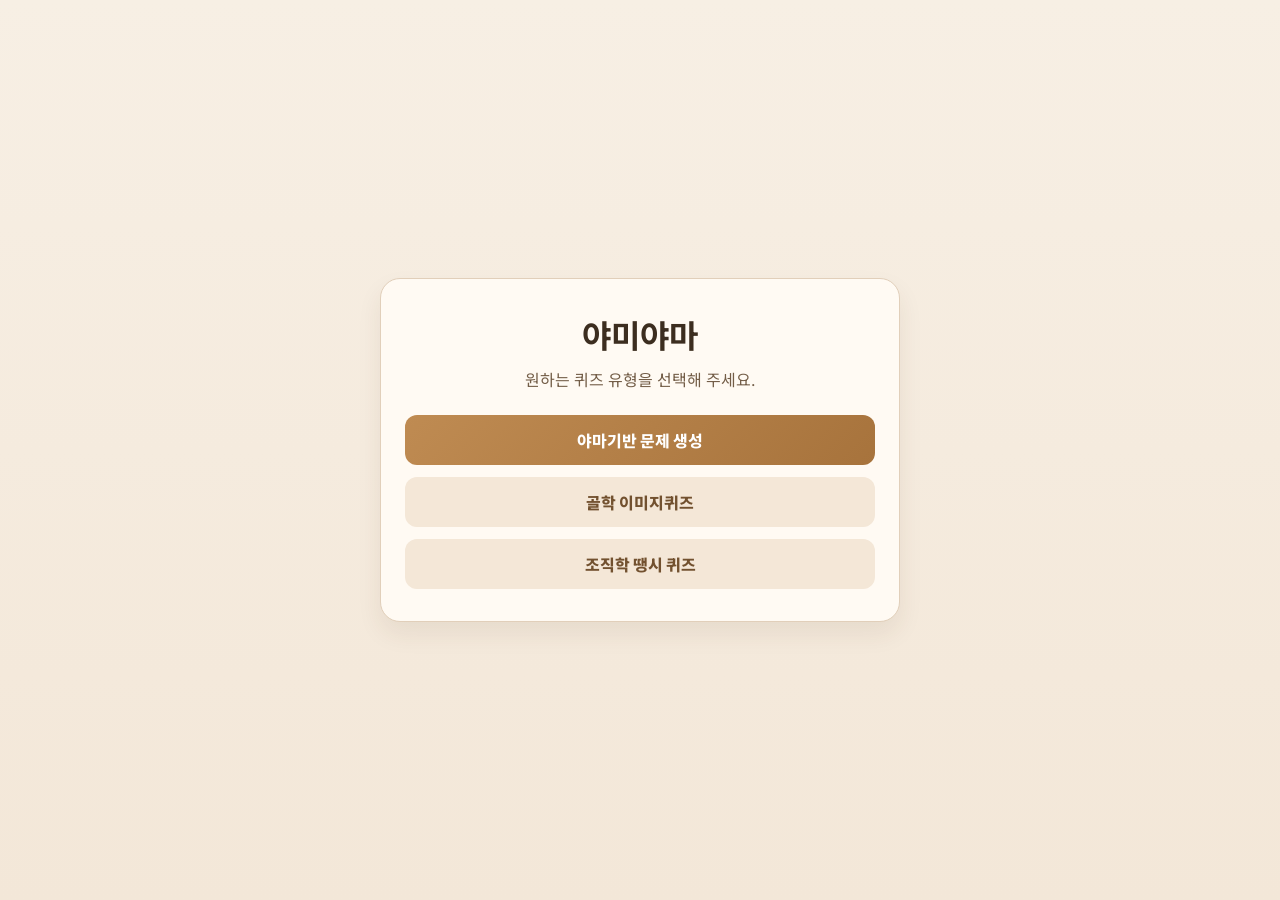
<file: index.html>
<!DOCTYPE html>
<html lang="ko">
  <head>
    <meta charset="UTF-8" />
    <meta name="viewport" content="width=device-width, initial-scale=1.0" />
    <title>야미야마</title>
    <link rel="icon" type="image/svg+xml" href="favicon.svg" />
    <link rel="preconnect" href="https://fonts.googleapis.com" />
    <link rel="preconnect" href="https://fonts.gstatic.com" crossorigin />
    <link
      href="https://fonts.googleapis.com/css2?family=Inter:wght@400;500;600;700;800&family=Noto+Sans+KR:wght@400;500;700;800&display=swap"
      rel="stylesheet"
    />
    <link rel="stylesheet" href="landing.css" />
  </head>
  <body>
    <main class="landing-shell">
      <section class="landing-card">
        <h1>야미야마</h1>
        <p>원하는 퀴즈 유형을 선택해 주세요.</p>
        <div class="landing-actions">
          <a class="landing-btn primary" href="json-quiz.html">야마기반 문제 생성</a>
          <a class="landing-btn secondary" href="image-quiz.html">골학 이미지퀴즈</a>
          <a class="landing-btn secondary" href="thangsi-quiz.html">조직학 땡시 퀴즈</a>
        </div>
      </section>
    </main>
  </body>
</html>
</file>
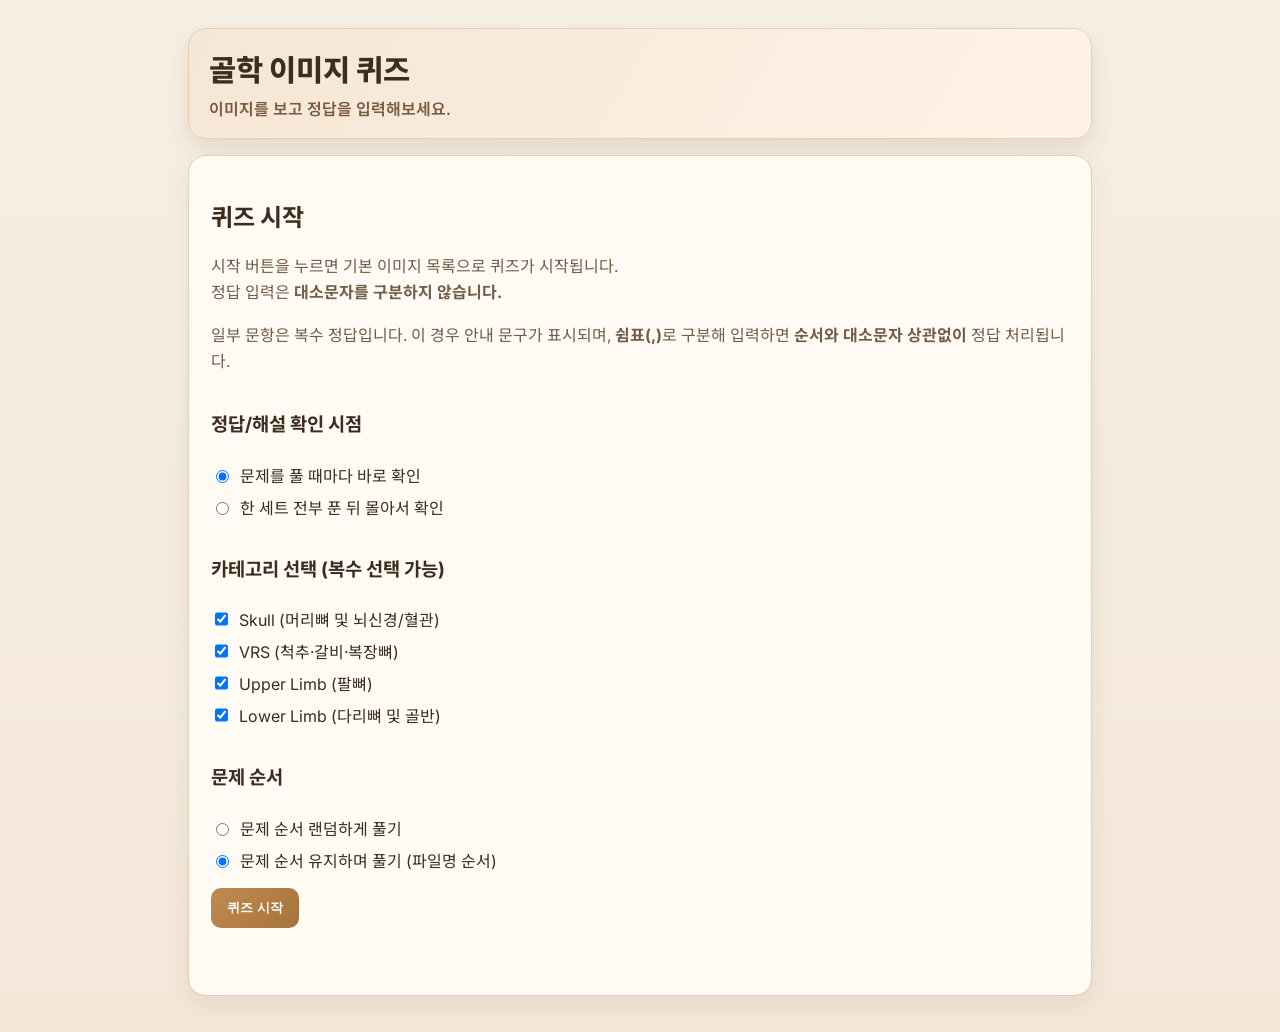
<file: image-quiz.html>
<!DOCTYPE html>
<html lang="ko">
  <head>
    <meta charset="UTF-8" />
    <meta name="viewport" content="width=device-width, initial-scale=1.0" />
    <title>야미야마 - 골학 이미지 퀴즈</title>
    <link rel="icon" type="image/svg+xml" href="favicon.svg" />
    <link rel="preconnect" href="https://fonts.googleapis.com" />
    <link rel="preconnect" href="https://fonts.gstatic.com" crossorigin />
    <link
      href="https://fonts.googleapis.com/css2?family=Inter:wght@400;500;600;700;800&family=Noto+Sans+KR:wght@400;500;700;800&display=swap"
      rel="stylesheet"
    />
    <link rel="stylesheet" href="image-quiz.css" />
  </head>
  <body>
    <div class="app-shell">
      <header class="top-header">
        <div>
          <h1>골학 이미지 퀴즈</h1>
          <p>이미지를 보고 정답을 입력해보세요.</p>
        </div>
      </header>

      <main>
        <section id="setup-screen" class="card screen active">
          <h2>퀴즈 시작</h2>
          <p class="help-text">
            시작 버튼을 누르면 기본 이미지 목록으로 퀴즈가 시작됩니다.
            <br />정답 입력은 <strong>대소문자를 구분하지 않습니다.</strong>
          </p>
          <p class="help-text">
            일부 문항은 복수 정답입니다. 이 경우 안내 문구가 표시되며,
            <strong>쉼표(,)</strong>로 구분해 입력하면
            <strong>순서와 대소문자 상관없이</strong> 정답 처리됩니다.
          </p>

          <div class="options">
            <h3>정답/해설 확인 시점</h3>
            <label>
              <input type="radio" name="review-mode" value="immediate" checked />
              문제를 풀 때마다 바로 확인
            </label>
            <label>
              <input type="radio" name="review-mode" value="end" />
              한 세트 전부 푼 뒤 몰아서 확인
            </label>
          </div>

          <div class="options">
            <h3>카테고리 선택 (복수 선택 가능)</h3>
            <label><input type="checkbox" name="category" value="skull" checked /> Skull (머리뼈 및 뇌신경/혈관)</label>
            <label><input type="checkbox" name="category" value="vrs" checked /> VRS (척추·갈비·복장뼈)</label>
            <label><input type="checkbox" name="category" value="upperLimb" checked /> Upper Limb (팔뼈)</label>
            <label><input type="checkbox" name="category" value="lowerLimb" checked /> Lower Limb (다리뼈 및 골반)</label>
          </div>

          <div class="options">
            <h3>문제 순서</h3>
            <label>
              <input type="radio" name="order-mode" value="random" />
              문제 순서 랜덤하게 풀기
            </label>
            <label>
              <input type="radio" name="order-mode" value="ordered" checked />
              문제 순서 유지하며 풀기 (파일명 순서)
            </label>
          </div>

          <div class="actions">
            <button id="start-btn" class="primary">퀴즈 시작</button>
          </div>
          <p id="setup-error" class="error"></p>
        </section>

        <section id="exam-screen" class="card screen" aria-live="polite">
          <div class="exam-header">
            <div>
              <h2>시험 진행</h2>
              <p id="progress-text"></p>
            </div>
            <div id="mode-badge" class="badge"></div>
          </div>

          <article class="question-box">
            <h3 id="question-title"></h3>
            <div id="question-media" class="question-media"></div>
            <form id="answer-form">
              <div id="answer-area"></div>
            </form>
          </article>

          <div id="feedback-box" class="feedback hidden"></div>

          <div class="actions exam-actions" id="exam-actions">
            <button id="submit-btn" class="primary">제출</button>
            <button id="next-btn" class="primary hidden">다음 문제 →</button>
            <button id="finish-btn" class="primary hidden">결과 보기</button>
          </div>
        </section>

        <section id="result-screen" class="card screen" aria-live="polite">
          <h2>시험 결과</h2>
          <div id="result-summary" class="summary"></div>
          <div id="motivation" class="motivation"></div>
          <div id="result-list" class="result-list"></div>

          <div class="actions wrap">
            <button id="retry-wrong-btn" class="primary">틀린 문제만 다시 풀기</button>
            <button id="retry-all-btn" class="secondary">전체 문제 재테스트</button>
            <button id="go-home-btn" class="ghost">처음으로</button>
          </div>
        </section>
      </main>
    </div>

    <script src="image-quiz.js"></script>
  </body>
</html>
</file>
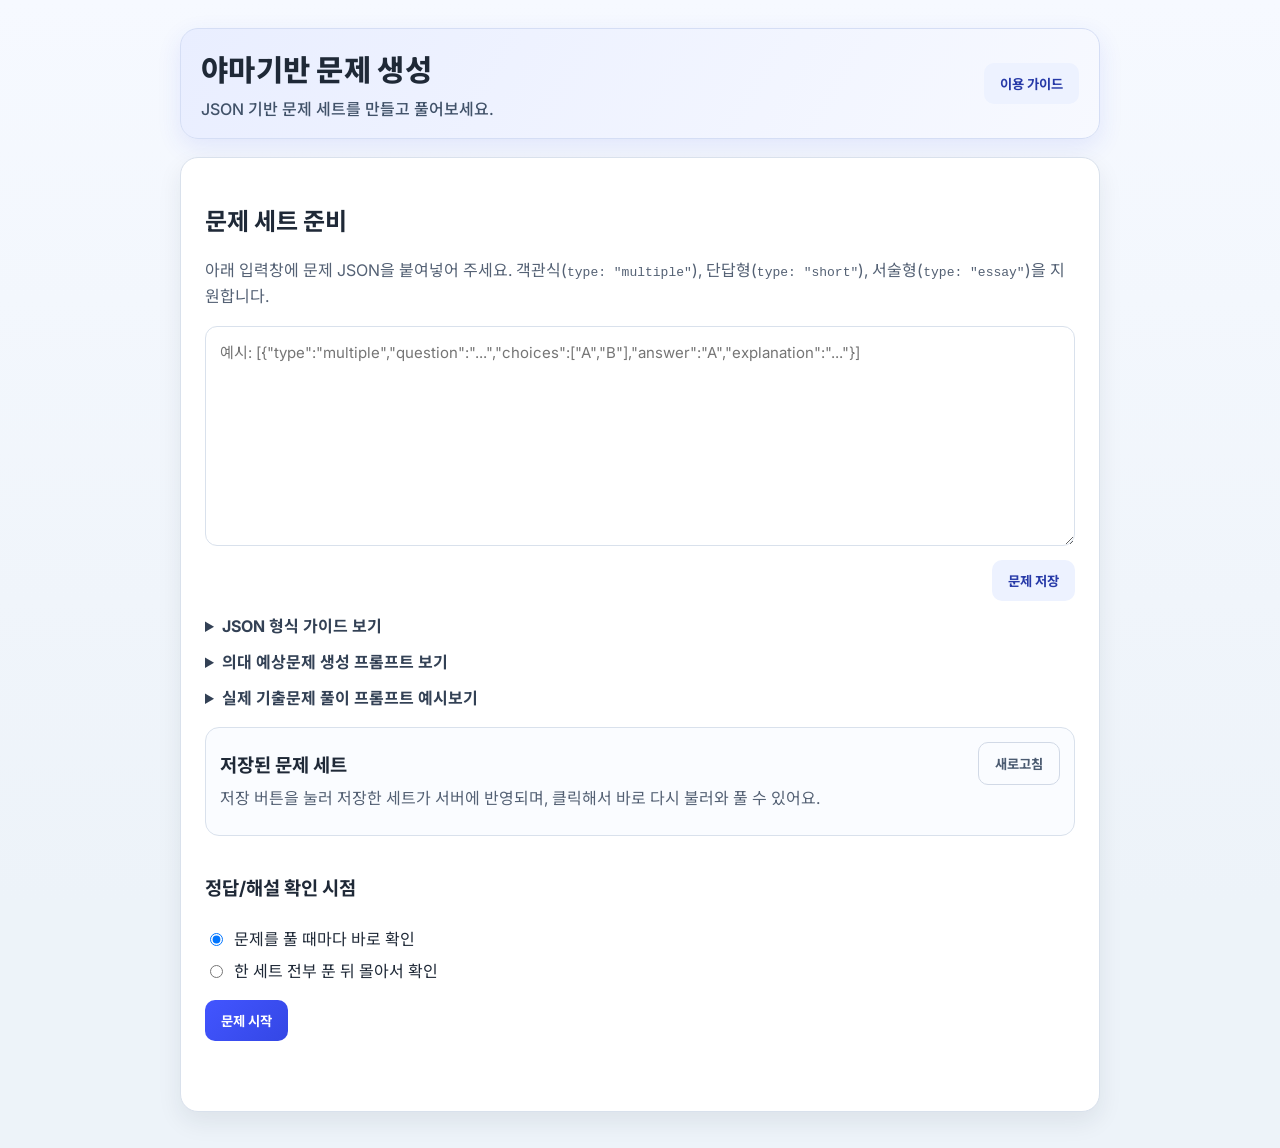
<file: json-quiz.html>
<!DOCTYPE html>
<html lang="ko">
  <head>
    <meta charset="UTF-8" />
    <meta name="viewport" content="width=device-width, initial-scale=1.0" />
    <title>야미야마 - 야마기반 문제 생성</title>
    <link rel="icon" type="image/svg+xml" href="favicon.svg" />
    <link rel="preconnect" href="https://fonts.googleapis.com" />
    <link rel="preconnect" href="https://fonts.gstatic.com" crossorigin />
    <link
      href="https://fonts.googleapis.com/css2?family=Inter:wght@400;500;600;700;800&family=Noto+Sans+KR:wght@400;500;700;800&display=swap"
      rel="stylesheet"
    />
    <link rel="stylesheet" href="styles.css" />
  </head>
  <body>
    <div class="app-shell">
      <header class="top-header">
        <div>
          <h1>야마기반 문제 생성</h1>
          <p>JSON 기반 문제 세트를 만들고 풀어보세요.</p>
        </div>
        <button id="open-guide-btn" class="secondary" type="button">
          이용 가이드
        </button>
      </header>

      <main>
        <section id="setup-screen" class="card screen active">
          <h2>문제 세트 준비</h2>
          <p class="help-text">
            아래 입력창에 문제 JSON을 붙여넣어 주세요. 객관식(<code>type: "multiple"</code>),
            단답형(<code>type: "short"</code>), 서술형(<code>type: "essay"</code>)을 지원합니다.
          </p>
          <textarea
            id="json-input"
            placeholder='예시: [{"type":"multiple","question":"...","choices":["A","B"],"answer":"A","explanation":"..."}]'
          ></textarea>
          <div class="save-set-controls">
            <button id="save-set-btn" class="secondary" type="button">
              문제 저장
            </button>
          </div>

          <details class="format-guide">
            <summary>JSON 형식 가이드 보기</summary>
            <div class="prompt-guide-actions">
              <button id="copy-json-btn" class="secondary" type="button">
                예시 JSON 복사
              </button>
              <span id="json-copy-feedback" class="copy-feedback" aria-live="polite"></span>
            </div>
            <pre id="json-example"></pre>
          </details>

          <details class="format-guide">
            <summary>의대 예상문제 생성 프롬프트 보기</summary>
            <div class="prompt-guide-actions">
              <button id="copy-prompt-btn" class="secondary" type="button">
                프롬프트 복사
              </button>
              <span id="copy-feedback" class="copy-feedback" aria-live="polite"></span>
            </div>
            <pre id="prompt-template"></pre>
          </details>

          <details class="format-guide">
            <summary>실제 기출문제 풀이 프롬프트 예시보기</summary>
            <div class="prompt-guide-actions">
              <button id="copy-real-exam-prompt-btn" class="secondary" type="button">
                프롬프트 복사
              </button>
              <span id="real-exam-copy-feedback" class="copy-feedback" aria-live="polite"></span>
            </div>
            <pre id="real-exam-prompt-template"></pre>
          </details>

          <section class="saved-sets">
            <div class="saved-sets-header">
              <h3>저장된 문제 세트</h3>
              <button id="refresh-saved-btn" class="ghost" type="button">새로고침</button>
            </div>
            <p class="help-text compact">저장 버튼을 눌러 저장한 세트가 서버에 반영되며, 클릭해서 바로 다시 불러와 풀 수 있어요.</p>


            <div id="saved-set-list" class="saved-set-list"></div>
          </section>

          <div class="options">
            <h3>정답/해설 확인 시점</h3>
            <label>
              <input
                type="radio"
                name="review-mode"
                value="immediate"
                checked
              />
              문제를 풀 때마다 바로 확인
            </label>
            <label>
              <input type="radio" name="review-mode" value="end" />
              한 세트 전부 푼 뒤 몰아서 확인
            </label>
          </div>

          <div class="actions">
            <button id="start-btn" class="primary">문제 시작</button>
          </div>
          <p id="setup-error" class="error"></p>
        </section>

        <section id="exam-screen" class="card screen" aria-live="polite">
          <div class="exam-header">
            <div>
              <h2>시험 진행</h2>
              <p id="progress-text"></p>
            </div>
            <div id="mode-badge" class="badge"></div>
          </div>

          <article class="question-box">
            <h3 id="question-title"></h3>
            <p id="question-text"></p>
            <div id="question-media" class="question-media hidden"></div>
            <form id="answer-form">
              <div id="answer-area"></div>
            </form>
          </article>

          <div id="feedback-box" class="feedback hidden"></div>

          <div class="actions exam-actions" id="exam-actions">
            <button id="submit-btn" class="primary">제출</button>
            <button id="next-btn" class="primary hidden">다음 문제 →</button>
            <button id="finish-btn" class="primary hidden">결과 보기</button>
          </div>
        </section>

        <section id="result-screen" class="card screen" aria-live="polite">
          <h2>시험 결과</h2>
          <div id="result-summary" class="summary"></div>
          <div id="motivation" class="motivation"></div>
          <div id="result-list" class="result-list"></div>

          <div class="actions wrap">
            <button id="retry-wrong-btn" class="primary">
              틀린 문제만 다시 풀기
            </button>
            <button id="retry-all-btn" class="secondary">
              전체 문제 재테스트
            </button>
            <button id="go-home-btn" class="ghost">처음으로</button>
          </div>
        </section>
      </main>
    </div>


    <dialog id="save-set-modal" class="save-set-modal">
      <article class="save-set-modal-content">
        <h3>문제 세트 저장</h3>
        <p class="help-text compact">제목을 입력하지 않으면 기본 제목으로 저장돼요.</p>
        <input
          id="save-set-modal-input"
          type="text"
          placeholder="문제 n개 세트"
          aria-label="저장할 문제 세트 제목"
        />
        <div class="actions">
          <button id="save-set-confirm-btn" class="primary" type="button">완료</button>
          <button id="save-set-cancel-btn" class="ghost" type="button">취소</button>
        </div>
      </article>
    </dialog>

    <dialog id="guide-modal" class="guide-modal">
      <article class="guide-content">
        <div class="guide-header">
          <h2>야미야마 이용 가이드</h2>
          <button id="close-guide-btn" class="ghost" type="button">닫기</button>
        </div>
        <ol>
          <li><strong>문제 준비:</strong> 문제 목록(JSON 형식)을 입력창에 붙여넣습니다.</li>
          <li><strong>형식 확인:</strong> JSON 형식 가이드에서 예시를 보고, 복사해서 바로 수정해 사용할 수 있습니다.</li>
          <li><strong>모드 선택:</strong> 문제별 즉시 채점 또는 마지막에 한 번에 채점을 선택합니다.</li>
          <li><strong>문제 풀이:</strong> 답을 입력하고 제출하면 정답/해설을 확인할 수 있습니다.</li>
          <li><strong>반복 학습:</strong> 결과 화면에서 틀린 문제만 다시 풀어 복습할 수 있습니다.</li>
          <li><strong>저장 세트 활용:</strong> 생성한 문제 세트는 홈 화면에 저장되며, 제목 변경/삭제 후 다시 불러올 수 있습니다.</li>
          <li><strong>무료 서버 동기화:</strong> 문제 내역은 기본 서버에 자동 저장/복원됩니다.</li>
        </ol>
      </article>
    </dialog>

    <script src="app.js"></script>
  </body>
</html>
</file>
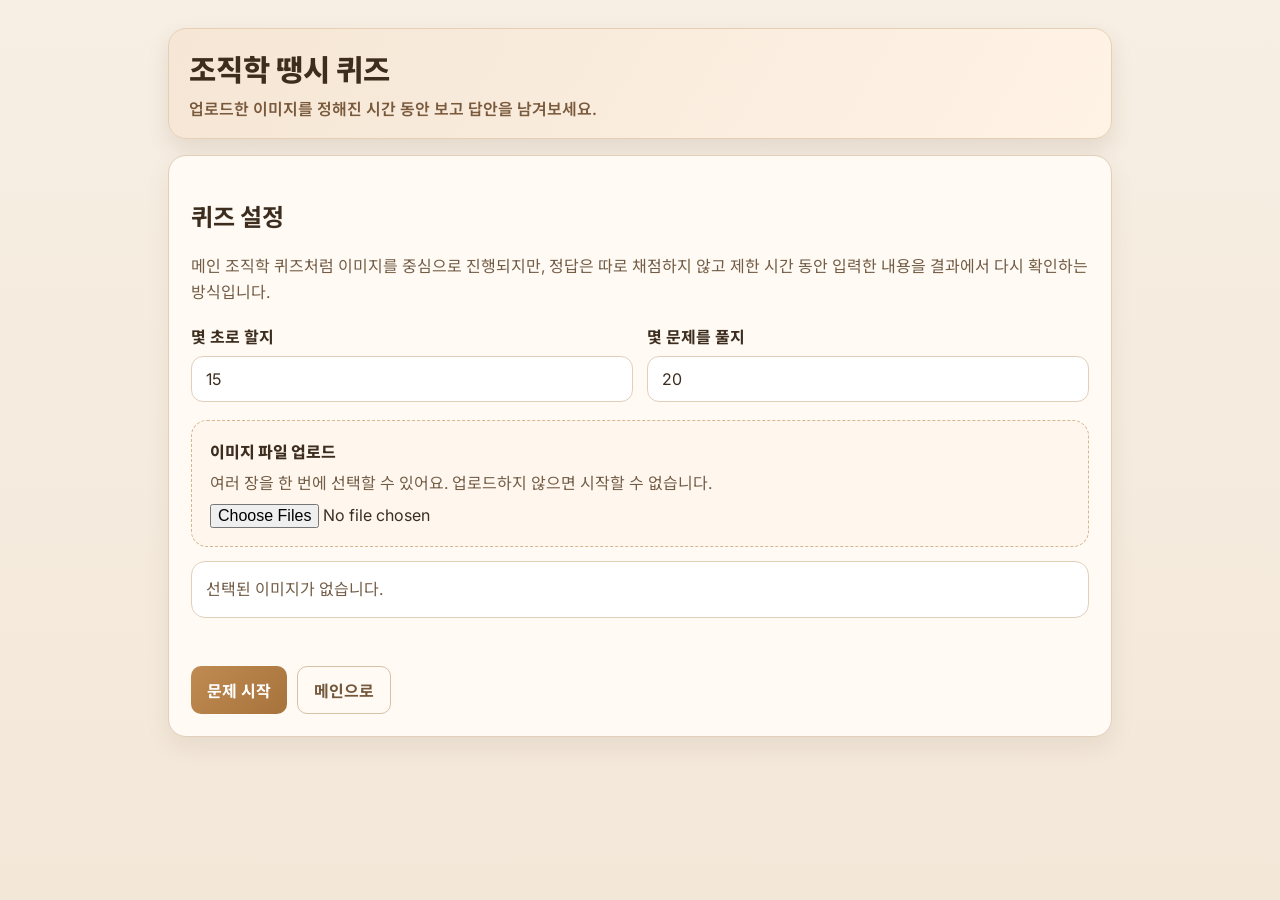
<file: thangsi-quiz.html>
<!DOCTYPE html>
<html lang="ko">
  <head>
    <meta charset="UTF-8" />
    <meta name="viewport" content="width=device-width, initial-scale=1.0" />
    <title>야미야마 - 조직학 땡시 퀴즈</title>
    <link rel="icon" type="image/svg+xml" href="favicon.svg" />
    <link rel="preconnect" href="https://fonts.googleapis.com" />
    <link rel="preconnect" href="https://fonts.gstatic.com" crossorigin />
    <link
      href="https://fonts.googleapis.com/css2?family=Inter:wght@400;500;600;700;800&family=Noto+Sans+KR:wght@400;500;700;800&display=swap"
      rel="stylesheet"
    />
    <link rel="stylesheet" href="thangsi-quiz.css" />
  </head>
  <body>
    <div class="app-shell">
      <header class="top-header">
        <div>
          <h1>조직학 땡시 퀴즈</h1>
          <p>업로드한 이미지를 정해진 시간 동안 보고 답안을 남겨보세요.</p>
        </div>
      </header>

      <main>
        <section id="setup-screen" class="card screen active">
          <h2>퀴즈 설정</h2>
          <p class="help-text">
            메인 조직학 퀴즈처럼 이미지를 중심으로 진행되지만, 정답은 따로 채점하지 않고
            제한 시간 동안 입력한 내용을 결과에서 다시 확인하는 방식입니다.
          </p>

          <div class="setup-grid">
            <label class="field">
              <span>몇 초로 할지</span>
              <input id="time-limit-input" type="number" min="1" max="600" value="15" inputmode="numeric" />
            </label>

            <label class="field">
              <span>몇 문제를 풀지</span>
              <input id="question-count-input" type="number" min="1" max="999" value="20" inputmode="numeric" />
            </label>
          </div>

          <label class="upload-box" for="image-input">
            <span class="upload-title">이미지 파일 업로드</span>
            <span class="upload-desc">여러 장을 한 번에 선택할 수 있어요. 업로드하지 않으면 시작할 수 없습니다.</span>
            <input id="image-input" type="file" accept="image/*" multiple />
          </label>

          <div id="upload-summary" class="upload-summary empty">선택된 이미지가 없습니다.</div>
          <p id="setup-error" class="error"></p>

          <div class="actions">
            <button id="start-btn" class="primary">문제 시작</button>
            <a class="ghost-link" href="index.html">메인으로</a>
          </div>
        </section>

        <section id="exam-screen" class="card screen" aria-live="polite">
          <div class="exam-header">
            <div>
              <h2>문제 진행 중</h2>
              <p id="progress-text" class="progress-text"></p>
            </div>
            <div class="status-chip-group">
              <div id="timer-label" class="badge">15초</div>
            </div>
          </div>

          <div class="timer-panel">
            <div class="timer-meta">
              <strong>남은 시간</strong>
              <span id="timer-text">15.0초</span>
            </div>
            <div class="timer-bar-track" aria-hidden="true">
              <div id="timer-bar" class="timer-bar-fill"></div>
            </div>
          </div>

          <article class="question-box">
            <h3 id="question-title"></h3>
            <div class="image-frame">
              <img id="question-image" class="question-image" alt="현재 문제 이미지" />
            </div>
            <div id="answer-area" class="answer-area">
              <label class="field">
                <span>정답 입력</span>
                <input id="answer-input" class="text-input" type="text" placeholder="시간이 끝나기 전까지 자유롭게 입력하세요" autocomplete="off" />
              </label>
            </div>
            <div id="answer-closed" class="answer-closed hidden">
              입력 시간이 종료되었습니다. 다음 문제로 자동 이동합니다.
            </div>
            <div class="question-actions">
              <button id="skip-btn" class="secondary" type="button">스킵하고 다음 문제</button>
            </div>
          </article>
        </section>

        <section id="result-screen" class="card screen" aria-live="polite">
          <h2>결과 확인</h2>
          <div id="result-summary" class="summary"></div>
          <div id="result-list" class="result-list"></div>

          <div class="actions wrap">
            <button id="restart-btn" class="primary">같은 설정으로 다시 시작</button>
            <button id="new-setup-btn" class="secondary">새로 설정하기</button>
            <a class="ghost-link" href="index.html">메인으로</a>
          </div>
        </section>
      </main>
    </div>

    <script src="thangsi-quiz.js"></script>
  </body>
</html>
</file>
<file: landing.css>
:root {
  --bg: #f7efe4;
  --card: #fffaf3;
  --line: #e1cfba;
  --text: #3c2d1f;
  --muted: #735d47;
  --primary: #bf8b52;
  --primary-strong: #a7733c;
}

* { box-sizing: border-box; }

body {
  margin: 0;
  min-height: 100dvh;
  font-family: 'Inter', 'Noto Sans KR', sans-serif;
  background: linear-gradient(180deg, var(--bg) 0%, #f3e7d8 100%);
  color: var(--text);
}

.landing-shell {
  min-height: 100dvh;
  display: grid;
  place-items: center;
  padding: 20px;
}

.landing-card {
  width: min(100%, 520px);
  background: var(--card);
  border: 1px solid var(--line);
  border-radius: 20px;
  padding: 32px 24px;
  text-align: center;
  box-shadow: 0 12px 24px rgba(80, 50, 24, 0.08);
}

.landing-card h1 {
  margin: 0;
  font-size: 2rem;
}

.landing-card p {
  margin: 10px 0 0;
  color: var(--muted);
}

.landing-actions {
  margin-top: 24px;
  display: grid;
  gap: 12px;
}

.landing-btn {
  display: block;
  text-decoration: none;
  border-radius: 12px;
  padding: 13px 16px;
  font-weight: 800;
}

.landing-btn.primary {
  background: linear-gradient(135deg, var(--primary), var(--primary-strong));
  color: #fff;
}

.landing-btn.secondary {
  background: #f4e7d7;
  color: #72512f;
}
</file>
<file: image-quiz.css>
:root {
  --bg: #f7efe4;
  --bg-soft: #f2e6d8;
  --card: #fffaf3;
  --line: #e1cfba;
  --text: #3c2d1f;
  --muted: #735d47;
  --primary: #bf8b52;
  --primary-strong: #a7733c;
  --secondary-bg: #f4e7d7;
  --secondary-text: #72512f;
  --ok: #13693d;
  --bad: #9f1f43;
  --focus: #e1b984;
}

* { box-sizing: border-box; }
html, body { min-height: 100%; }
body {
  margin: 0;
  font-family: 'Inter', 'Noto Sans KR', sans-serif;
  background: linear-gradient(180deg, var(--bg) 0%, #f3e7d8 100%);
  color: var(--text);
}

.app-shell {
  max-width: 940px;
  margin: 0 auto;
  min-height: 100dvh;
  padding: 28px 18px 36px;
}

.top-header {
  background: linear-gradient(120deg, #f5e6d5, #fff3e6);
  border: 1px solid #e6cfb4;
  border-radius: 18px;
  padding: 18px 20px;
  margin-bottom: 16px;
  box-shadow: 0 10px 22px rgba(90, 60, 30, 0.12);
}

.top-header h1 { margin: 0; font-size: 1.85rem; font-weight: 800; }
.top-header p { margin: 6px 0 0; color: #7a5a3d; font-weight: 600; }

.card {
  background: var(--card);
  border: 1px solid var(--line);
  border-radius: 18px;
  padding: 22px;
  box-shadow: 0 10px 24px rgba(80, 50, 24, 0.08);
}
.screen { display: none; }
.screen.active { display: block; }

.help-text { margin-top: 0; color: var(--muted); line-height: 1.65; }




.options { margin-top: 16px; display: grid; gap: 8px; }
.options label { display: flex; gap: 8px; }

.exam-header { display: flex; justify-content: space-between; align-items: start; gap: 10px; }
.badge {
  border: 1px solid #decaaf;
  border-radius: 999px;
  padding: 6px 12px;
  background: #f7ebdc;
  color: #7b5732;
  font-weight: 700;
  font-size: 0.88rem;
}

.question-box { margin-top: 10px; border-top: 1px dashed #dcc5ab; padding-top: 14px; }
#question-title { margin: 0 0 10px; }

.question-media { margin-bottom: 12px; }
.question-image {
  width: 100%;
  max-height: 380px;
  object-fit: contain;
  border: 1px solid var(--line);
  border-radius: 12px;
  background: #fff;
}
.question-guide {
  margin: 8px 2px 0;
  color: #7a5838;
  font-weight: 700;
}

.short-input {
  width: 100%;
  border: 1px solid var(--line);
  border-radius: 12px;
  padding: 12px;
  font-size: 1rem;
  background: #fff;
  color: var(--text);
}
.short-input:focus {
  outline: 2px solid var(--focus);
  border-color: #cc9c62;
}

.feedback {
  margin-top: 16px;
  border-radius: 12px;
  padding: 12px;
  border: 1px solid;
}
.feedback.correct { border-color: #88d2aa; background: #effcf5; color: var(--ok); }
.feedback.incorrect { border-color: #e8b8c7; background: #fff3f7; color: var(--bad); }
.feedback-title { margin-bottom: 8px; }
.feedback-row { margin-top: 8px; line-height: 1.65; }

.summary {
  background: #fff7ec;
  border: 1px solid var(--line);
  border-radius: 12px;
  padding: 12px;
}

.result-list { margin-top: 12px; display: grid; gap: 10px; }
.result-item {
  border: 1px solid var(--line);
  border-radius: 12px;
  padding: 14px;
  background: #fff;
  line-height: 1.65;
}
.result-item.incorrect { border-color: #e8c0cb; background: #fff6f8; }
.motivation { margin-top: 10px; font-weight: 700; color: #664428; }

.actions { display: flex; gap: 10px; margin-top: 16px; }
.actions.wrap { flex-wrap: wrap; }

button {
  border: none;
  border-radius: 10px;
  padding: 11px 16px;
  font-weight: 700;
  cursor: pointer;
}
button.primary { background: linear-gradient(135deg, var(--primary), var(--primary-strong)); color: #fff; }
button.secondary { background: var(--secondary-bg); color: var(--secondary-text); }
button.ghost { background: transparent; border: 1px solid #d8c1a6; color: #74583c; }

.exam-actions {
  position: sticky;
  bottom: 10px;
  z-index: 15;
  background: rgba(255, 250, 243, 0.98);
  border: 1px solid var(--line);
  border-radius: 14px;
  padding: 10px;
}
.exam-actions button { min-width: 140px; }

.error { color: var(--bad); margin-top: 10px; min-height: 1.2em; font-weight: 700; }
.hidden { display: none; }

@media (max-width: 700px) {
  .app-shell { padding: 12px; }
  .card { padding: 16px; }
  .actions { flex-wrap: wrap; }
  .actions button { flex: 1; min-height: 46px; }
}
</file>
<file: styles.css>
:root {
  --bg: #f4f7fb;
  --bg-soft: #eef3f8;
  --card: #ffffff;
  --line: #d9e1ec;
  --text: #1f2937;
  --muted: #546174;
  --primary: #4255ff;
  --primary-strong: #3447e5;
  --secondary-bg: #edf2ff;
  --secondary-text: #273aa8;
  --ok: #0f7a48;
  --bad: #b42346;
  --focus: #94a3ff;
}

* {
  box-sizing: border-box;
}

html,
body {
  min-height: 100%;
  background: #edf3f9;
}

body {
  margin: 0;
  font-family: 'Inter', 'Noto Sans KR', sans-serif;
  background: linear-gradient(180deg, #f6f9ff 0%, #edf3f9 100%);
  background-attachment: fixed;
  color: var(--text);
  overscroll-behavior-y: none;
}

input,
textarea,
button,
select {
  font-family: inherit;
}

.app-shell {
  max-width: 960px;
  margin: 0 auto;
  padding: 28px 20px 36px;
  min-height: 100dvh;
}

.top-header {
  display: flex;
  justify-content: space-between;
  gap: 14px;
  align-items: center;
  background: linear-gradient(120deg, #e9eeff, #f7f9ff);
  border: 1px solid #d5def5;
  border-radius: 18px;
  padding: 18px 20px;
  box-shadow: 0 8px 24px rgba(52, 71, 229, 0.1);
  margin-bottom: 18px;
}

.top-header h1 {
  margin: 0;
  font-size: 1.85rem;
  letter-spacing: 0.01em;
  font-weight: 800;
}

.top-header p {
  margin: 6px 0 0;
  color: #415269;
  font-weight: 500;
}


.mode-switch {
  display: flex;
  gap: 10px;
  margin-bottom: 12px;
}

.mode-switch button.active {
  box-shadow: inset 0 0 0 2px rgba(255, 255, 255, 0.5);
}

.beige-screen {
  background: #fbf3e8;
  border-color: #e3d5c4;
}

.beige-screen textarea {
  background: #fffaf3;
  border-color: #dbc9b4;
}

.question-media {
  margin: 8px 0 14px;
}

.question-image {
  width: 100%;
  max-height: 360px;
  object-fit: contain;
  border: 1px solid var(--line);
  border-radius: 12px;
  background: #fff;
}

.question-media-guide {
  margin: 8px 2px 0;
  color: #6a4e2f;
  font-weight: 600;
}

.card {
  border: 1px solid var(--line);
  border-radius: 18px;
  background: var(--card);
  padding: 24px;
  box-shadow: 0 10px 25px rgba(31, 41, 55, 0.08);
}

.screen {
  display: none;
}

.screen.active {
  display: block;
}

textarea {
  width: 100%;
  min-height: 220px;
  resize: vertical;
  border: 1px solid var(--line);
  border-radius: 12px;
  padding: 14px;
  font-size: 15px;
  line-height: 1.6;
  background: #fff;
  color: var(--text);
}

textarea:focus,
.short-input:focus,
.essay-input:focus {
  outline: 2px solid var(--focus);
  border-color: #a3b2ff;
}

.help-text {
  color: var(--muted);
  margin-top: 0;
  line-height: 1.65;
}

.help-text.compact {
  margin-bottom: 10px;
}


.save-set-controls {
  margin-top: 10px;
  display: flex;
  gap: 10px;
  align-items: center;
  justify-content: flex-end;
}


.format-guide {
  margin-top: 12px;
  color: var(--muted);
}

.format-guide summary {
  cursor: pointer;
  font-weight: 700;
  color: #334155;
}

pre {
  margin: 8px 0 0;
  background: #f7f9fc;
  border: 1px solid var(--line);
  border-radius: 10px;
  padding: 12px;
  overflow: auto;
  color: #273449;
  font-size: 13px;
  line-height: 1.6;
}

.prompt-guide-actions {
  margin-top: 10px;
  display: flex;
  gap: 10px;
  align-items: center;
}

.copy-feedback {
  min-height: 1.2em;
  color: #116149;
  font-weight: 700;
}

.saved-sets {
  margin-top: 18px;
  border: 1px solid var(--line);
  border-radius: 14px;
  padding: 14px;
  background: #fafcff;
}

.saved-sets-header {
  display: flex;
  align-items: center;
  justify-content: space-between;
  gap: 10px;
}

.saved-sets-header h3 {
  margin: 0;
}

.saved-set-list {
  display: grid;
  gap: 10px;
}


.saved-set-item {
  border: 1px solid #dce5f3;
  border-radius: 12px;
  padding: 12px;
  display: flex;
  justify-content: space-between;
  gap: 14px;
  background: #fff;
}

.saved-meta {
  display: grid;
  gap: 3px;
  color: #334155;
}

.saved-meta span {
  font-size: 0.9rem;
  color: #607086;
}

.saved-actions {
  display: flex;
  gap: 8px;
  align-items: center;
}

.empty-saved {
  color: #66758d;
  margin: 0;
}

.options {
  margin-top: 18px;
  display: grid;
  gap: 8px;
}

.options label {
  display: flex;
  gap: 8px;
}

.exam-header {
  display: flex;
  justify-content: space-between;
  align-items: start;
  gap: 12px;
}

.badge {
  border: 1px solid #cfd8ef;
  border-radius: 999px;
  padding: 6px 12px;
  background: #f2f6ff;
  color: #3447b2;
  font-size: 0.88rem;
  font-weight: 700;
}

.question-box {
  margin-top: 10px;
  border-top: 1px dashed #d6deea;
  padding-top: 14px;
}

#question-title {
  margin: 0 0 12px;
  font-size: 1.08rem;
}

#question-text {
  margin: 0 0 14px;
  line-height: 1.7;
}

.choice {
  display: block;
  padding: 13px;
  margin-bottom: 10px;
  border: 1px solid #d4deec;
  border-radius: 12px;
  background: #f9fbff;
  transition: transform 0.12s ease, box-shadow 0.12s ease;
  font-weight: 500;
}

.choice:hover {
  transform: translateY(-1px);
  box-shadow: 0 5px 12px rgba(31, 41, 55, 0.12);
}

.short-input {
  width: 100%;
  border: 1px solid var(--line);
  border-radius: 12px;
  padding: 12px;
  font-size: 1rem;
  background: #fff;
  color: var(--text);
}

.essay-input {
  width: 100%;
  min-height: 140px;
  border: 1px solid var(--line);
  border-radius: 12px;
  padding: 12px;
  font-size: 1rem;
  line-height: 1.5;
  background: #fff;
  color: var(--text);
  resize: vertical;
}

.choice.correct-choice {
  border-color: #95ddb8;
  background: #ecfdf3;
}

.choice.wrong-choice {
  border-color: #f2b4c2;
  background: #fff3f7;
}

.text-correct {
  border-color: #95ddb8;
  background: #ecfdf3;
}

.text-wrong {
  border-color: #f2b4c2;
  background: #fff3f7;
}

.feedback {
  margin-top: 16px;
  border-radius: 12px;
  padding: 12px;
  border: 1px solid;
}

.feedback.correct {
  border-color: #8bd9b1;
  background: #f0fff6;
  color: var(--ok);
}

.feedback.incorrect {
  border-color: #f4b9c8;
  background: #fff4f7;
  color: var(--bad);
}

.feedback-title {
  margin-bottom: 10px;
  font-size: 1.05rem;
}

.feedback-row {
  margin-top: 8px;
  line-height: 1.7;
}

.feedback-explanation {
  margin-top: 14px;
  padding-top: 12px;
  border-top: 1px dashed rgba(31, 41, 55, 0.18);
}

.hidden {
  display: none;
}

.actions {
  display: flex;
  gap: 10px;
  margin-top: 18px;
}

.actions.wrap {
  flex-wrap: wrap;
}

button {
  border: none;
  border-radius: 10px;
  padding: 11px 16px;
  font-weight: 700;
  cursor: pointer;
  transition: transform 0.1s ease, filter 0.1s ease;
}

button:hover {
  transform: translateY(-1px);
  filter: saturate(1.04);
}

button.primary {
  background: linear-gradient(135deg, var(--primary), var(--primary-strong));
  color: #fff;
}

button.secondary {
  background: var(--secondary-bg);
  color: var(--secondary-text);
}

button.ghost {
  background: transparent;
  border: 1px solid #d1d9e6;
  color: #4b5b71;
}

.error {
  color: var(--bad);
  margin-top: 10px;
  min-height: 1.2em;
  font-weight: 700;
}

.summary {
  background: #f8faff;
  border: 1px solid var(--line);
  border-radius: 12px;
  padding: 12px;
}

.result-list {
  margin-top: 14px;
  display: grid;
  gap: 10px;
}

.result-item {
  border: 1px solid var(--line);
  border-radius: 12px;
  padding: 16px;
  background: #fff;
  line-height: 1.7;
}

.result-item.incorrect {
  border-color: #f3bfcd;
  background: #fff4f8;
}

.result-item > div + div {
  margin-top: 8px;
}

.motivation {
  margin-top: 12px;
  color: #2a3f77;
  font-weight: 700;
}


.save-set-modal {
  border: none;
  border-radius: 16px;
  padding: 0;
  max-width: min(92vw, 420px);
}

.save-set-modal::backdrop {
  background: rgba(15, 23, 42, 0.45);
}

.save-set-modal-content {
  background: #fff;
  padding: 18px;
  border-radius: 16px;
  border: 1px solid var(--line);
}

.save-set-modal-content h3 {
  margin: 0 0 8px;
}

#save-set-modal-input {
  width: 100%;
  border: 1px solid var(--line);
  border-radius: 10px;
  padding: 11px 12px;
  font-size: 14px;
  margin: 8px 0 12px;
}

#save-set-modal-input:focus {
  outline: 2px solid var(--focus);
  border-color: #a3b2ff;
}

.guide-modal {
  border: none;
  border-radius: 16px;
  width: min(700px, 92vw);
  padding: 0;
}

.guide-modal::backdrop {
  background: rgba(22, 20, 38, 0.45);
}

.guide-content {
  padding: 18px;
  color: var(--text);
}

.guide-header {
  display: flex;
  justify-content: space-between;
  align-items: center;
  gap: 8px;
}

.guide-content ol {
  margin: 12px 0 0;
  padding-left: 20px;
  line-height: 1.7;
}

.exam-actions {
  position: sticky;
  bottom: 10px;
  z-index: 15;
  background: rgba(255, 255, 255, 0.97);
  border: 1px solid var(--line);
  border-radius: 14px;
  padding: 10px;
  box-shadow: 0 8px 18px rgba(31, 41, 55, 0.14);
}

.exam-actions button {
  min-width: 140px;
}

@media (max-width: 700px) {
  .app-shell {
    padding: 12px;
  }

  .top-header {
    flex-direction: column;
    align-items: flex-start;
  }

  .card {
    padding: 16px;
  }

  .actions {
    flex-wrap: wrap;
  }

  .actions button {
    flex: 1;
    min-height: 46px;
  }

  .saved-set-item {
    flex-direction: column;
  }

  #question-text {
    font-size: 1.03rem;
  }
}


@media (max-width: 640px) {
  .save-set-controls {
    justify-content: flex-end;
  }
}
</file>
<file: thangsi-quiz.css>
:root {
  --bg: #f7efe4;
  --bg-soft: #f2e6d8;
  --card: #fffaf3;
  --line: #e1cfba;
  --text: #3c2d1f;
  --muted: #735d47;
  --primary: #bf8b52;
  --primary-strong: #a7733c;
  --secondary-bg: #f4e7d7;
  --secondary-text: #72512f;
  --focus: #e1b984;
  --danger: #9f1f43;
}

* {
  box-sizing: border-box;
}

html,
body {
  min-height: 100%;
}

body {
  margin: 0;
  font-family: 'Inter', 'Noto Sans KR', sans-serif;
  background: linear-gradient(180deg, var(--bg) 0%, #f3e7d8 100%);
  color: var(--text);
}

input,
button {
  font: inherit;
}

.app-shell {
  max-width: 980px;
  margin: 0 auto;
  min-height: 100dvh;
  padding: 28px 18px 36px;
}

.top-header {
  background: linear-gradient(120deg, #f5e6d5, #fff3e6);
  border: 1px solid #e6cfb4;
  border-radius: 18px;
  padding: 18px 20px;
  margin-bottom: 16px;
  box-shadow: 0 10px 22px rgba(90, 60, 30, 0.12);
}

.top-header h1 {
  margin: 0;
  font-size: 1.85rem;
  font-weight: 800;
}

.top-header p {
  margin: 6px 0 0;
  color: #7a5a3d;
  font-weight: 600;
}

.card {
  background: var(--card);
  border: 1px solid var(--line);
  border-radius: 18px;
  padding: 22px;
  box-shadow: 0 10px 24px rgba(80, 50, 24, 0.08);
}

.screen {
  display: none;
}

.screen.active {
  display: block;
}

.help-text {
  margin-top: 0;
  color: var(--muted);
  line-height: 1.65;
}

.setup-grid {
  display: grid;
  grid-template-columns: repeat(2, minmax(0, 1fr));
  gap: 14px;
  margin-top: 18px;
}

.field {
  display: grid;
  gap: 8px;
}

.field span {
  font-weight: 700;
}

.field input,
.text-input {
  width: 100%;
  border: 1px solid var(--line);
  border-radius: 12px;
  padding: 12px 14px;
  font-size: 1rem;
  background: #fff;
  color: var(--text);
}

.field input:focus,
.text-input:focus {
  outline: 2px solid var(--focus);
  border-color: #cc9c62;
}

.upload-box {
  display: grid;
  gap: 8px;
  margin-top: 18px;
  padding: 18px;
  border: 1px dashed #d7b691;
  border-radius: 16px;
  background: #fff7ee;
  cursor: pointer;
}

.upload-title {
  font-weight: 800;
}

.upload-desc {
  color: var(--muted);
  line-height: 1.6;
}

.upload-box input {
  width: 100%;
}

.upload-summary {
  margin-top: 14px;
  border: 1px solid var(--line);
  border-radius: 14px;
  background: #fff;
  padding: 14px;
  line-height: 1.7;
}

.upload-summary.empty {
  color: var(--muted);
}

.upload-list {
  margin: 8px 0 0;
  padding-left: 18px;
}

.exam-header {
  display: flex;
  justify-content: space-between;
  align-items: start;
  gap: 12px;
}

.progress-text {
  margin: 6px 0 0;
  color: var(--muted);
}

.status-chip-group {
  display: flex;
  gap: 10px;
}

.badge {
  border: 1px solid #decaaf;
  border-radius: 999px;
  padding: 6px 12px;
  background: #f7ebdc;
  color: #7b5732;
  font-weight: 700;
  font-size: 0.88rem;
}

.timer-panel {
  margin-top: 16px;
  padding: 14px;
  border: 1px solid var(--line);
  border-radius: 14px;
  background: #fff7ec;
}

.timer-meta {
  display: flex;
  justify-content: space-between;
  gap: 10px;
  margin-bottom: 10px;
}

.timer-bar-track {
  width: 100%;
  height: 14px;
  border-radius: 999px;
  background: #efdfca;
  overflow: hidden;
}

.timer-bar-fill {
  width: 100%;
  height: 100%;
  border-radius: inherit;
  background: linear-gradient(90deg, #7ccc89 0%, #f2b24d 60%, #d85b48 100%);
  transform-origin: left center;
}

.question-box {
  margin-top: 18px;
  border-top: 1px dashed #dcc5ab;
  padding-top: 18px;
}

#question-title {
  margin: 0 0 12px;
}

.image-frame {
  width: 100%;
  min-height: 320px;
  aspect-ratio: 4 / 3;
  border: 1px solid var(--line);
  border-radius: 16px;
  background: linear-gradient(180deg, #fff, #fbf3e8);
  display: flex;
  align-items: center;
  justify-content: center;
  overflow: hidden;
}

.question-image {
  width: 100%;
  height: 100%;
  object-fit: contain;
  object-position: center;
  display: block;
}

.answer-area {
  margin-top: 16px;
}

.answer-closed {
  margin-top: 16px;
  padding: 13px 14px;
  border-radius: 12px;
  border: 1px solid #e4cab0;
  background: #fff2e3;
  color: #87582d;
  font-weight: 700;
}

.question-actions {
  margin-top: 14px;
  display: flex;
  justify-content: flex-end;
}

.summary {
  background: #fff7ec;
  border: 1px solid var(--line);
  border-radius: 12px;
  padding: 14px;
  line-height: 1.7;
}

.result-list {
  margin-top: 14px;
  display: grid;
  gap: 14px;
}

.result-item {
  border: 1px solid var(--line);
  border-radius: 14px;
  padding: 16px;
  background: #fff;
}

.result-item h3 {
  margin: 0 0 10px;
}

.result-preview {
  width: 100%;
  max-width: 320px;
  aspect-ratio: 4 / 3;
  border: 1px solid var(--line);
  border-radius: 12px;
  object-fit: contain;
  background: #faf5ee;
  display: block;
}

.result-answer {
  margin-top: 12px;
  line-height: 1.7;
}

.actions {
  display: flex;
  gap: 10px;
  margin-top: 18px;
}

.actions.wrap {
  flex-wrap: wrap;
}

button,
.ghost-link {
  border: none;
  border-radius: 10px;
  padding: 11px 16px;
  font-weight: 700;
  cursor: pointer;
  text-decoration: none;
  display: inline-flex;
  align-items: center;
  justify-content: center;
}

button.primary {
  background: linear-gradient(135deg, var(--primary), var(--primary-strong));
  color: #fff;
}

button.secondary {
  background: var(--secondary-bg);
  color: var(--secondary-text);
}

.ghost-link {
  background: transparent;
  border: 1px solid #d8c1a6;
  color: #74583c;
}

.error {
  color: var(--danger);
  margin-top: 10px;
  min-height: 1.2em;
  font-weight: 700;
}

.hidden {
  display: none;
}

@media (max-width: 720px) {
  .app-shell {
    padding: 12px;
  }

  .card {
    padding: 16px;
  }

  .setup-grid {
    grid-template-columns: 1fr;
  }

  .exam-header,
  .timer-meta {
    flex-direction: column;
  }

  .image-frame {
    min-height: 220px;
  }

  .actions {
    flex-wrap: wrap;
  }

  .actions button,
  .ghost-link {
    flex: 1 1 100%;
    min-height: 46px;
  }
}
</file>
